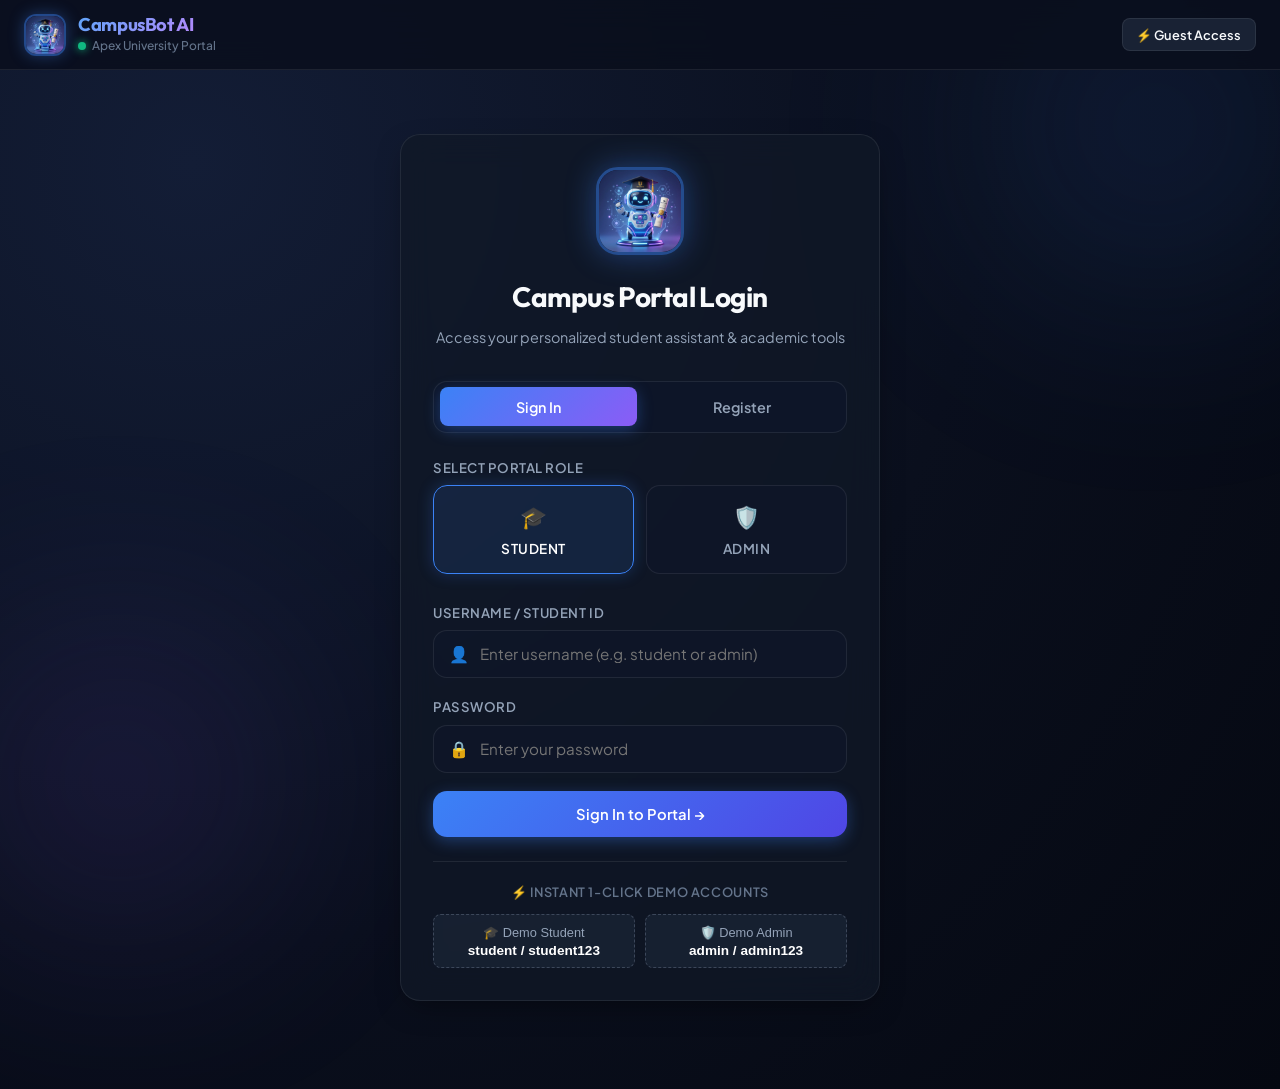
<file: index.html>
<!DOCTYPE html>
<html lang="en">
<head>
    <meta charset="UTF-8">
    <meta name="viewport" content="width=device-width, initial-scale=1.0">
    <title>Apex University - Smart Campus AI Assistant</title>
    <meta name="description" content="Official AI-powered college portal chatbot for students, faculty, and administration. Get instant answers about syllabus, fees, exams, placements, and campus amenities.">
    <link rel="stylesheet" href="style.css">
    <link rel="icon" type="image/jpeg" href="assets/bot-avatar.jpg">
</head>
<body>

    <!-- Main Navigation Header -->
    <header class="top-nav">
        <a href="index.html" class="brand-logo" id="homeLogoLink">
            <img src="assets/bot-avatar.jpg" alt="CampusBot" class="brand-avatar">
            <div class="brand-text">
                <h1>CampusBot AI</h1>
                <span><span class="status-dot"></span> Apex University Portal</span>
            </div>
        </a>
        <div class="nav-actions">
            <button class="btn btn-secondary btn-sm" onclick="loginAsGuest()" id="guestQuickBtn">
                ⚡ Guest Access
            </button>
        </div>
    </header>

    <!-- Main Content Area -->
    <main class="app-container">
        <div class="auth-wrapper">
            <div class="glass-card">
                
                <!-- Mascot & Portal Header -->
                <div class="auth-header">
                    <img src="assets/bot-avatar.jpg" alt="College Chatbot Mascot" class="auth-avatar">
                    <h2>Campus Portal Login</h2>
                    <p>Access your personalized student assistant & academic tools</p>
                </div>

                <!-- Segmented Tabs (Login / Register) -->
                <div class="segmented-control">
                    <button class="segmented-btn active" id="tabLogin" onclick="showLogin()">Sign In</button>
                    <button class="segmented-btn" id="tabRegister" onclick="showRegister()">Register</button>
                </div>

                <!-- LOGIN FORM -->
                <div id="loginForm">
                    <div class="form-group">
                        <label>Select Portal Role</label>
                        <div class="role-selector">
                            <label class="role-option">
                                <input type="radio" name="loginRole" value="student" checked>
                                <div class="role-card">
                                    <span class="icon">🎓</span>
                                    <span class="title">Student</span>
                                </div>
                            </label>
                            <label class="role-option">
                                <input type="radio" name="loginRole" value="admin">
                                <div class="role-card">
                                    <span class="icon">🛡️</span>
                                    <span class="title">Admin</span>
                                </div>
                            </label>
                        </div>
                    </div>

                    <div class="form-group">
                        <label for="loginUsername">Username / Student ID</label>
                        <div class="input-icon-wrapper">
                            <span class="input-icon">👤</span>
                            <input type="text" id="loginUsername" class="form-control" placeholder="Enter username (e.g. student or admin)" autocomplete="username">
                        </div>
                    </div>

                    <div class="form-group">
                        <label for="loginPassword">Password</label>
                        <div class="input-icon-wrapper">
                            <span class="input-icon">🔒</span>
                            <input type="password" id="loginPassword" class="form-control" placeholder="Enter your password" autocomplete="current-password">
                        </div>
                    </div>

                    <button class="btn btn-primary" onclick="login()" id="loginSubmitBtn">
                        Sign In to Portal →
                    </button>
                </div>

                <!-- REGISTER FORM -->
                <div id="registerForm" style="display: none;">
                    <div class="form-group">
                        <label>Choose Account Role</label>
                        <div class="role-selector">
                            <label class="role-option">
                                <input type="radio" name="registerRole" value="student" checked>
                                <div class="role-card">
                                    <span class="icon">🎓</span>
                                    <span class="title">Student</span>
                                </div>
                            </label>
                            <label class="role-option">
                                <input type="radio" name="registerRole" value="admin">
                                <div class="role-card">
                                    <span class="icon">🛡️</span>
                                    <span class="title">Admin</span>
                                </div>
                            </label>
                        </div>
                    </div>

                    <div class="form-group">
                        <label for="registerName">Full Name</label>
                        <div class="input-icon-wrapper">
                            <span class="input-icon">✨</span>
                            <input type="text" id="registerName" class="form-control" placeholder="e.g. John Doe">
                        </div>
                    </div>

                    <div class="form-group">
                        <label for="registerUsername">Create Username</label>
                        <div class="input-icon-wrapper">
                            <span class="input-icon">👤</span>
                            <input type="text" id="registerUsername" class="form-control" placeholder="Choose unique username">
                        </div>
                    </div>

                    <div class="form-group">
                        <label for="registerPassword">Create Password</label>
                        <div class="input-icon-wrapper">
                            <span class="input-icon">🔒</span>
                            <input type="password" id="registerPassword" class="form-control" placeholder="Minimum 4 characters">
                        </div>
                    </div>

                    <button class="btn btn-primary" onclick="register()" id="registerSubmitBtn">
                        Create Account →
                    </button>
                </div>

                <!-- 1-Click Fast Demo Logins -->
                <div class="demo-box">
                    <div class="demo-title">⚡ Instant 1-Click Demo Accounts</div>
                    <div class="demo-buttons">
                        <button class="btn-demo" onclick="loginAsDemo('student')" id="demoStudentBtn">
                            <span>🎓 Demo Student</span>
                            <strong>student / student123</strong>
                        </button>
                        <button class="btn-demo" onclick="loginAsDemo('admin')" id="demoAdminBtn">
                            <span>🛡️ Demo Admin</span>
                            <strong>admin / admin123</strong>
                        </button>
                    </div>
                </div>

            </div>
        </div>
    </main>

    <!-- Scripts -->
    <script src="college-data.js"></script>
    <script src="auth.js"></script>
    <script>
        // Check if user is already logged in
        document.addEventListener("DOMContentLoaded", () => {
            const user = CollegeStorage.getCurrentUser();
            if (user) {
                // Pre-fill username if available
                const uInput = document.getElementById("loginUsername");
                if (uInput) uInput.value = user.username;
            }

            // Enter key trigger
            const passInput = document.getElementById("loginPassword");
            if (passInput) {
                passInput.addEventListener("keydown", (e) => {
                    if (e.key === "Enter") login();
                });
            }

            const regPassInput = document.getElementById("registerPassword");
            if (regPassInput) {
                regPassInput.addEventListener("keydown", (e) => {
                    if (e.key === "Enter") register();
                });
            }
        });
    </script>
</body>
</html>
</file>
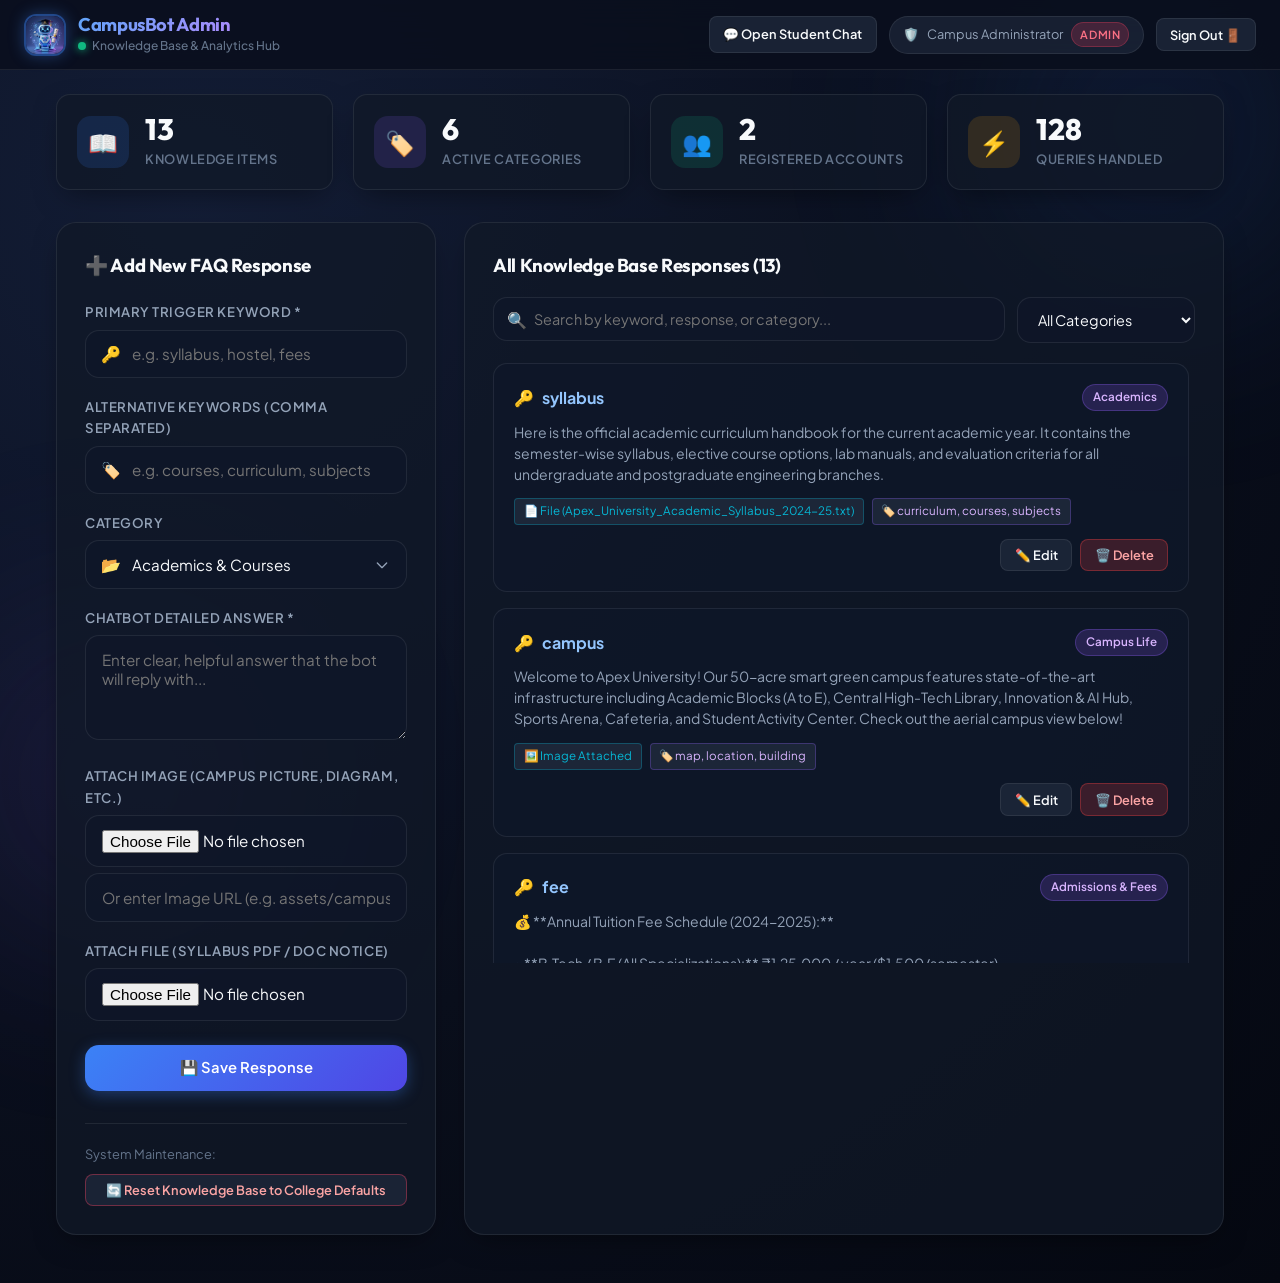
<file: admin.html>
<!DOCTYPE html>
<html lang="en">
<head>
    <meta charset="UTF-8">
    <meta name="viewport" content="width=device-width, initial-scale=1.0">
    <title>Admin Dashboard - Apex University Chatbot Management</title>
    <meta name="description" content="College chatbot administrative dashboard to manage AI questions, answers, syllabus documents, fee structures, and campus media.">
    <link rel="stylesheet" href="style.css">
    <link rel="icon" type="image/jpeg" href="assets/bot-avatar.jpg">
</head>
<body>

    <!-- Admin Navigation Header -->
    <header class="top-nav">
        <a href="admin.html" class="brand-logo" id="adminHomeLogo">
            <img src="assets/bot-avatar.jpg" alt="CampusBot" class="brand-avatar">
            <div class="brand-text">
                <h1>CampusBot Admin</h1>
                <span><span class="status-dot"></span> Knowledge Base & Analytics Hub</span>
            </div>
        </a>

        <div class="nav-actions">
            <a href="student.html" class="btn btn-secondary btn-sm" id="testChatBtn" target="_blank">
                💬 Open Student Chat
            </a>
            <div class="user-badge" id="adminUserDisplay">
                <span>🛡️</span>
                <span id="adminNameLabel">Administrator</span>
                <span class="role-pill admin">Admin</span>
            </div>
            <button class="btn btn-secondary btn-sm" onclick="logout()" id="adminLogoutBtn">
                Sign Out 🚪
            </button>
        </div>
    </header>

    <!-- Main Container -->
    <main class="app-container">

        <!-- Real-Time Metric Stat Cards -->
        <div class="admin-stats-grid">
            <div class="stat-card">
                <div class="stat-icon blue">📖</div>
                <div>
                    <div class="stat-value" id="statTotalResponses">13</div>
                    <div class="stat-label">Knowledge Items</div>
                </div>
            </div>
            <div class="stat-card">
                <div class="stat-icon purple">🏷️</div>
                <div>
                    <div class="stat-value" id="statCategories">5</div>
                    <div class="stat-label">Active Categories</div>
                </div>
            </div>
            <div class="stat-card">
                <div class="stat-icon emerald">👥</div>
                <div>
                    <div class="stat-value" id="statUsers">2</div>
                    <div class="stat-label">Registered Accounts</div>
                </div>
            </div>
            <div class="stat-card">
                <div class="stat-icon amber">⚡</div>
                <div>
                    <div class="stat-value" id="statQueries">128</div>
                    <div class="stat-label">Queries Handled</div>
                </div>
            </div>
        </div>

        <!-- Admin Workspace Split Layout -->
        <div class="admin-layout">

            <!-- Left Panel: Create / Edit Knowledge Item -->
            <div class="admin-form-panel">
                <div style="display: flex; align-items: center; justify-content: space-between; margin-bottom: 1.25rem;">
                    <h3 id="formTitle">➕ Add New FAQ Response</h3>
                    <span id="editModeIndicator" style="display:none;font-size:0.75rem;padding:0.2rem 0.5rem;background:var(--amber);color:#000;border-radius:4px;font-weight:700;">
                        EDITING
                    </span>
                </div>

                <input type="hidden" id="editIndex" value="-1">

                <div class="form-group">
                    <label for="keywordInput">Primary Trigger Keyword *</label>
                    <div class="input-icon-wrapper">
                        <span class="input-icon">🔑</span>
                        <input type="text" id="keywordInput" class="form-control" placeholder="e.g. syllabus, hostel, fees" required>
                    </div>
                </div>

                <div class="form-group">
                    <label for="aliasesInput">Alternative Keywords (Comma separated)</label>
                    <div class="input-icon-wrapper">
                        <span class="input-icon">🏷️</span>
                        <input type="text" id="aliasesInput" class="form-control" placeholder="e.g. courses, curriculum, subjects">
                    </div>
                </div>

                <div class="form-group">
                    <label for="categoryInput">Category</label>
                    <div class="input-icon-wrapper">
                        <span class="input-icon">📂</span>
                        <select id="categoryInput" class="form-control">
                            <option value="Academics">Academics & Courses</option>
                            <option value="Admissions & Fees">Admissions & Fees</option>
                            <option value="Campus Life">Campus Life & Hostels</option>
                            <option value="Facilities">Facilities & Library</option>
                            <option value="Placements">Placements & Internships</option>
                            <option value="General">General Enquiries</option>
                        </select>
                    </div>
                </div>

                <div class="form-group">
                    <label for="responseInput">Chatbot Detailed Answer *</label>
                    <textarea id="responseInput" class="form-control" rows="4" placeholder="Enter clear, helpful answer that the bot will reply with..." required></textarea>
                </div>

                <div class="form-group">
                    <label>Attach Image (Campus picture, diagram, etc.)</label>
                    <input type="file" id="imageFileInput" class="form-control" accept="image/*" style="padding-left:1rem;margin-bottom:0.4rem;">
                    <input type="text" id="imageUrlInput" class="form-control" placeholder="Or enter Image URL (e.g. assets/campus-view.jpg)" style="padding-left:1rem;">
                </div>

                <div class="form-group">
                    <label>Attach File (Syllabus PDF / Doc Notice)</label>
                    <input type="file" id="docFileInput" class="form-control" accept=".pdf,.doc,.docx,.txt" style="padding-left:1rem;">
                </div>

                <div style="display: flex; gap: 0.75rem; margin-top: 1.5rem;">
                    <button class="btn btn-primary" onclick="saveResponse()" id="saveResponseBtn">
                        💾 Save Response
                    </button>
                    <button class="btn btn-secondary" onclick="resetForm()" id="cancelEditBtn" style="display:none;width:auto;">
                        Cancel
                    </button>
                </div>

                <!-- Reset Knowledge Base -->
                <div style="margin-top: 2rem; padding-top: 1.25rem; border-top: 1px solid var(--border-subtle);">
                    <div style="font-size:0.8rem; color:var(--text-muted); margin-bottom:0.6rem;">System Maintenance:</div>
                    <button class="btn btn-secondary btn-sm" style="width: 100%; border-color: rgba(244, 63, 94, 0.4); color: #fca5a5;" onclick="confirmResetDefaults()">
                        🔄 Reset Knowledge Base to College Defaults
                    </button>
                </div>
            </div>

            <!-- Right Panel: All Knowledge Entries List -->
            <div class="admin-list-panel">
                <div style="display: flex; align-items: center; justify-content: space-between; margin-bottom: 1rem;">
                    <h3>All Knowledge Base Responses (<span id="responseCountBadge">0</span>)</h3>
                </div>

                <!-- Search and Category Filter -->
                <div class="search-filter-bar">
                    <div class="search-input-wrapper">
                        <span class="search-icon">🔍</span>
                        <input type="text" id="searchQABox" placeholder="Search by keyword, response, or category..." oninput="filterResponses()">
                    </div>
                    <select id="filterCategorySelect" class="filter-select" onchange="filterResponses()">
                        <option value="ALL">All Categories</option>
                        <option value="Academics">Academics</option>
                        <option value="Admissions & Fees">Admissions & Fees</option>
                        <option value="Campus Life">Campus Life</option>
                        <option value="Facilities">Facilities</option>
                        <option value="Placements">Placements</option>
                        <option value="General">General</option>
                    </select>
                </div>

                <!-- Dynamic Response Cards List -->
                <div id="responseList" class="response-card-list">
                    <!-- Populated dynamically via admin.js -->
                </div>
            </div>

        </div>

    </main>

    <!-- Scripts -->
    <script src="college-data.js"></script>
    <script src="auth.js"></script>
    <script src="admin.js"></script>
</body>
</html>
</file>
<file: style.css>
@import url('https://fonts.googleapis.com/css2?family=Plus+Jakarta+Sans:wght@300;400;500;600;700;800&family=Outfit:wght@400;500;600;700;800&display=swap');

:root {
    --bg-primary: #0a0f1d;
    --bg-secondary: #0f172a;
    --bg-card: rgba(17, 24, 39, 0.75);
    --bg-card-hover: rgba(30, 41, 59, 0.85);
    --bg-input: rgba(15, 23, 42, 0.8);
    
    --primary: #3b82f6;
    --primary-hover: #2563eb;
    --primary-glow: rgba(59, 130, 246, 0.4);
    --accent: #8b5cf6;
    --accent-glow: rgba(139, 92, 246, 0.35);
    --cyan: #06b6d4;
    --emerald: #10b981;
    --rose: #f43f5e;
    --amber: #f59e0b;
    
    --text-primary: #f8fafc;
    --text-secondary: #94a3b8;
    --text-muted: #64748b;
    
    --border-subtle: rgba(255, 255, 255, 0.08);
    --border-focus: rgba(59, 130, 246, 0.6);
    --glass-blur: blur(16px);
    
    --radius-sm: 8px;
    --radius-md: 14px;
    --radius-lg: 20px;
    --radius-full: 9999px;
    
    --shadow-soft: 0 10px 30px -10px rgba(0, 0, 0, 0.5);
    --shadow-glow: 0 0 25px rgba(59, 130, 246, 0.25);
    --transition: all 0.25s cubic-bezier(0.4, 0, 0.2, 1);
}

* {
    box-sizing: border-box;
    margin: 0;
    padding: 0;
}

body {
    font-family: 'Plus Jakarta Sans', -apple-system, BlinkMacSystemFont, 'Segoe UI', Roboto, sans-serif;
    background: radial-gradient(circle at 15% 15%, #131d36 0%, #0a0f1d 55%, #050811 100%);
    color: var(--text-primary);
    min-height: 100vh;
    display: flex;
    flex-direction: column;
    overflow-x: hidden;
    line-height: 1.6;
}

/* Background animated glow orbs */
body::before, body::after {
    content: '';
    position: fixed;
    border-radius: 50%;
    filter: blur(120px);
    pointer-events: none;
    z-index: 0;
    opacity: 0.25;
}

body::before {
    width: 450px;
    height: 450px;
    background: radial-gradient(circle, var(--primary) 0%, transparent 70%);
    top: -100px;
    right: -100px;
}

body::after {
    width: 400px;
    height: 400px;
    background: radial-gradient(circle, var(--accent) 0%, transparent 70%);
    bottom: -80px;
    left: -80px;
}

/* Typography */
h1, h2, h3, h4, h5, h6 {
    font-family: 'Outfit', sans-serif;
    font-weight: 700;
    color: var(--text-primary);
    letter-spacing: -0.02em;
}

/* Custom Scrollbar */
::-webkit-scrollbar {
    width: 6px;
    height: 6px;
}
::-webkit-scrollbar-track {
    background: rgba(15, 23, 42, 0.5);
}
::-webkit-scrollbar-thumb {
    background: rgba(148, 163, 184, 0.25);
    border-radius: 10px;
}
::-webkit-scrollbar-thumb:hover {
    background: rgba(59, 130, 246, 0.6);
}

/* Navigation Header */
.top-nav {
    position: sticky;
    top: 0;
    z-index: 50;
    background: rgba(10, 15, 29, 0.85);
    backdrop-filter: var(--glass-blur);
    -webkit-backdrop-filter: var(--glass-blur);
    border-bottom: 1px solid var(--border-subtle);
    padding: 0.85rem 1.5rem;
    display: flex;
    align-items: center;
    justify-content: space-between;
}

.brand-logo {
    display: flex;
    align-items: center;
    gap: 0.75rem;
    text-decoration: none;
    color: var(--text-primary);
}

.brand-avatar {
    width: 42px;
    height: 42px;
    border-radius: 12px;
    object-fit: cover;
    border: 2px solid rgba(59, 130, 246, 0.5);
    box-shadow: 0 0 15px rgba(59, 130, 246, 0.35);
}

.brand-text h1 {
    font-size: 1.15rem;
    font-weight: 700;
    background: linear-gradient(135deg, #60a5fa 0%, #c084fc 100%);
    -webkit-background-clip: text;
    -webkit-text-fill-color: transparent;
    line-height: 1.2;
}

.brand-text span {
    font-size: 0.75rem;
    color: var(--text-muted);
    font-weight: 500;
    display: flex;
    align-items: center;
    gap: 0.35rem;
}

.status-dot {
    width: 8px;
    height: 8px;
    background: var(--emerald);
    border-radius: 50%;
    display: inline-block;
    box-shadow: 0 0 8px var(--emerald);
    animation: pulse 2s infinite;
}

@keyframes pulse {
    0% { transform: scale(0.95); opacity: 0.8; }
    50% { transform: scale(1.2); opacity: 1; }
    100% { transform: scale(0.95); opacity: 0.8; }
}

.nav-actions {
    display: flex;
    align-items: center;
    gap: 0.75rem;
}

.user-badge {
    display: inline-flex;
    align-items: center;
    gap: 0.5rem;
    padding: 0.35rem 0.85rem;
    background: rgba(30, 41, 59, 0.7);
    border: 1px solid var(--border-subtle);
    border-radius: var(--radius-full);
    font-size: 0.8rem;
    color: var(--text-secondary);
}

.role-pill {
    padding: 0.15rem 0.5rem;
    border-radius: var(--radius-full);
    font-size: 0.7rem;
    font-weight: 600;
    text-transform: uppercase;
    letter-spacing: 0.05em;
}

.role-pill.admin {
    background: rgba(244, 63, 94, 0.2);
    color: #fb7185;
    border: 1px solid rgba(244, 63, 94, 0.3);
}

.role-pill.student {
    background: rgba(59, 130, 246, 0.2);
    color: #93c5fd;
    border: 1px solid rgba(59, 130, 246, 0.3);
}

/* Glass Containers & Layout */
.app-container {
    max-width: 1200px;
    margin: 0 auto;
    padding: 1.5rem 1rem 3rem;
    width: 100%;
    flex: 1;
    position: relative;
    z-index: 1;
}

.auth-wrapper {
    max-width: 480px;
    margin: 2.5rem auto;
    width: 92%;
}

.glass-card {
    background: var(--bg-card);
    backdrop-filter: var(--glass-blur);
    -webkit-backdrop-filter: var(--glass-blur);
    border: 1px solid var(--border-subtle);
    border-radius: var(--radius-lg);
    box-shadow: var(--shadow-soft);
    padding: 2rem;
    transition: var(--transition);
}

.glass-card:hover {
    border-color: rgba(255, 255, 255, 0.14);
}

/* Auth Portal Elements */
.auth-header {
    text-align: center;
    margin-bottom: 2rem;
}

.auth-avatar {
    width: 88px;
    height: 88px;
    border-radius: 22px;
    object-fit: cover;
    margin: 0 auto 1.25rem;
    display: block;
    border: 3px solid rgba(59, 130, 246, 0.5);
    box-shadow: 0 0 30px rgba(59, 130, 246, 0.4);
    animation: float 4s ease-in-out infinite;
}

@keyframes float {
    0%, 100% { transform: translateY(0); }
    50% { transform: translateY(-6px); }
}

.auth-header h2 {
    font-size: 1.75rem;
    margin-bottom: 0.35rem;
}

.auth-header p {
    color: var(--text-secondary);
    font-size: 0.9rem;
}

/* Segmented Toggle Control */
.segmented-control {
    display: flex;
    background: rgba(15, 23, 42, 0.85);
    padding: 0.35rem;
    border-radius: var(--radius-md);
    border: 1px solid var(--border-subtle);
    margin-bottom: 1.5rem;
    gap: 0.35rem;
}

.segmented-btn {
    flex: 1;
    padding: 0.65rem 1rem;
    border: none;
    border-radius: var(--radius-sm);
    background: transparent;
    color: var(--text-secondary);
    font-weight: 600;
    font-size: 0.9rem;
    cursor: pointer;
    transition: var(--transition);
    font-family: inherit;
}

.segmented-btn.active {
    background: linear-gradient(135deg, var(--primary) 0%, var(--accent) 100%);
    color: #fff;
    box-shadow: 0 4px 15px rgba(59, 130, 246, 0.35);
}

/* Role Selector Radio Pills */
.role-selector {
    display: flex;
    gap: 0.75rem;
    margin-bottom: 1.25rem;
}

.role-option {
    flex: 1;
    position: relative;
}

.role-option input[type="radio"] {
    position: absolute;
    opacity: 0;
    cursor: pointer;
}

.role-card {
    display: flex;
    flex-direction: column;
    align-items: center;
    justify-content: center;
    padding: 0.85rem;
    background: rgba(15, 23, 42, 0.6);
    border: 1.5px solid var(--border-subtle);
    border-radius: var(--radius-md);
    cursor: pointer;
    transition: var(--transition);
    text-align: center;
    gap: 0.25rem;
}

.role-card .icon {
    font-size: 1.35rem;
}

.role-card .title {
    font-weight: 600;
    font-size: 0.85rem;
    color: var(--text-secondary);
}

.role-option input[type="radio"]:checked + .role-card {
    border-color: var(--primary);
    background: rgba(59, 130, 246, 0.12);
    box-shadow: 0 0 15px rgba(59, 130, 246, 0.25);
}

.role-option input[type="radio"]:checked + .role-card .title {
    color: #fff;
}

/* Form Groups & Inputs */
.form-group {
    margin-bottom: 1.15rem;
}

.form-group label {
    display: block;
    font-size: 0.825rem;
    font-weight: 600;
    color: var(--text-secondary);
    margin-bottom: 0.45rem;
    text-transform: uppercase;
    letter-spacing: 0.04em;
}

.input-icon-wrapper {
    position: relative;
    display: flex;
    align-items: center;
}

.input-icon {
    position: absolute;
    left: 1rem;
    color: var(--text-muted);
    font-size: 1rem;
    pointer-events: none;
    transition: var(--transition);
}

.form-control {
    width: 100%;
    padding: 0.85rem 1rem 0.85rem 2.85rem;
    background: var(--bg-input);
    border: 1.5px solid var(--border-subtle);
    border-radius: var(--radius-md);
    color: var(--text-primary);
    font-size: 0.95rem;
    font-family: inherit;
    transition: var(--transition);
    outline: none;
}

.form-control:focus {
    border-color: var(--primary);
    box-shadow: 0 0 0 4px rgba(59, 130, 246, 0.15);
    background: rgba(15, 23, 42, 0.95);
}

.form-control:focus + .input-icon {
    color: var(--primary);
}

textarea.form-control {
    padding-left: 1rem;
    resize: vertical;
    min-height: 90px;
}

select.form-control {
    appearance: none;
    -webkit-appearance: none;
    cursor: pointer;
    background-image: url("data:image/svg+xml,%3Csvg xmlns='http://www.w3.org/2000/svg' fill='none' viewBox='0 0 24 24' stroke='%2394a3b8'%3E%3Cpath stroke-linecap='round' stroke-linejoin='round' stroke-width='2' d='M19 9l-7 7-7-7'%3E%3C/path%3E%3C/svg%3E");
    background-repeat: no-repeat;
    background-position: right 1rem center;
    background-size: 1rem;
}

/* Buttons */
.btn {
    display: inline-flex;
    align-items: center;
    justify-content: center;
    gap: 0.5rem;
    padding: 0.85rem 1.4rem;
    font-family: inherit;
    font-weight: 600;
    font-size: 0.925rem;
    border-radius: var(--radius-md);
    border: none;
    cursor: pointer;
    transition: var(--transition);
    text-decoration: none;
    width: 100%;
}

.btn-primary {
    background: linear-gradient(135deg, var(--primary) 0%, #4f46e5 100%);
    color: #fff;
    box-shadow: 0 4px 15px rgba(59, 130, 246, 0.35);
}

.btn-primary:hover {
    background: linear-gradient(135deg, #2563eb 0%, #4338ca 100%);
    box-shadow: 0 6px 20px rgba(59, 130, 246, 0.45);
    transform: translateY(-1px);
}

.btn-secondary {
    background: rgba(30, 41, 59, 0.8);
    color: var(--text-primary);
    border: 1px solid var(--border-subtle);
}

.btn-secondary:hover {
    background: rgba(51, 65, 85, 0.9);
    border-color: rgba(255, 255, 255, 0.15);
}

.btn-danger {
    background: rgba(239, 68, 68, 0.2);
    color: #fca5a5;
    border: 1px solid rgba(239, 68, 68, 0.35);
}

.btn-danger:hover {
    background: #dc2626;
    color: #fff;
    box-shadow: 0 4px 15px rgba(220, 38, 38, 0.4);
}

.btn-sm {
    padding: 0.45rem 0.85rem;
    font-size: 0.8rem;
    border-radius: var(--radius-sm);
    width: auto;
}

/* Demo Quick Access Section */
.demo-box {
    margin-top: 1.5rem;
    padding-top: 1.25rem;
    border-top: 1px solid var(--border-subtle);
}

.demo-title {
    font-size: 0.8rem;
    text-align: center;
    color: var(--text-muted);
    margin-bottom: 0.75rem;
    text-transform: uppercase;
    letter-spacing: 0.05em;
    font-weight: 600;
}

.demo-buttons {
    display: grid;
    grid-template-columns: 1fr 1fr;
    gap: 0.65rem;
}

.btn-demo {
    padding: 0.6rem 0.75rem;
    background: rgba(30, 41, 59, 0.6);
    border: 1px dashed rgba(148, 163, 184, 0.3);
    color: var(--text-secondary);
    border-radius: var(--radius-sm);
    font-size: 0.8rem;
    font-weight: 500;
    cursor: pointer;
    transition: var(--transition);
    display: flex;
    flex-direction: column;
    align-items: center;
    gap: 0.2rem;
}

.btn-demo strong {
    color: #fff;
    font-size: 0.85rem;
}

.btn-demo:hover {
    background: rgba(59, 130, 246, 0.15);
    border-color: var(--primary);
    color: #93c5fd;
    transform: translateY(-2px);
}

/* =========================================================
   STUDENT CHATBOT INTERFACE
   ========================================================= */
.chat-page-layout {
    display: grid;
    grid-template-columns: 280px 1fr;
    gap: 1.5rem;
    max-width: 1200px;
    margin: 1rem auto;
    height: calc(100vh - 120px);
    min-height: 580px;
    padding: 0 1rem;
}

/* Chat Sidebar */
.chat-sidebar {
    background: var(--bg-card);
    backdrop-filter: var(--glass-blur);
    border: 1px solid var(--border-subtle);
    border-radius: var(--radius-lg);
    padding: 1.25rem;
    display: flex;
    flex-direction: column;
    gap: 1rem;
    overflow-y: auto;
}

.sidebar-card {
    background: rgba(15, 23, 42, 0.6);
    border: 1px solid var(--border-subtle);
    border-radius: var(--radius-md);
    padding: 1rem;
}

.sidebar-title {
    font-size: 0.8rem;
    font-weight: 700;
    text-transform: uppercase;
    letter-spacing: 0.05em;
    color: var(--text-secondary);
    margin-bottom: 0.75rem;
    display: flex;
    align-items: center;
    gap: 0.4rem;
}

.topic-list {
    display: flex;
    flex-direction: column;
    gap: 0.35rem;
}

.topic-item {
    display: flex;
    align-items: center;
    gap: 0.6rem;
    padding: 0.55rem 0.75rem;
    background: transparent;
    border: 1px solid transparent;
    border-radius: var(--radius-sm);
    color: var(--text-secondary);
    font-size: 0.85rem;
    cursor: pointer;
    transition: var(--transition);
    text-align: left;
    width: 100%;
}

.topic-item:hover {
    background: rgba(59, 130, 246, 0.12);
    border-color: rgba(59, 130, 246, 0.3);
    color: #fff;
    transform: translateX(3px);
}

.topic-item .icon {
    font-size: 1rem;
}

/* Main Chat Main Window */
.chat-main {
    background: var(--bg-card);
    backdrop-filter: var(--glass-blur);
    border: 1px solid var(--border-subtle);
    border-radius: var(--radius-lg);
    display: flex;
    flex-direction: column;
    overflow: hidden;
    position: relative;
    box-shadow: var(--shadow-soft);
}

.chat-header {
    padding: 1rem 1.5rem;
    border-bottom: 1px solid var(--border-subtle);
    display: flex;
    align-items: center;
    justify-content: space-between;
    background: rgba(15, 23, 42, 0.5);
}

.chat-header-info {
    display: flex;
    align-items: center;
    gap: 0.85rem;
}

.chat-header-avatar {
    width: 44px;
    height: 44px;
    border-radius: 12px;
    object-fit: cover;
    border: 2px solid var(--primary);
}

.chat-header-text h3 {
    font-size: 1.05rem;
    line-height: 1.2;
}

.chat-header-text p {
    font-size: 0.75rem;
    color: var(--emerald);
    display: flex;
    align-items: center;
    gap: 0.35rem;
}

.chat-controls {
    display: flex;
    align-items: center;
    gap: 0.5rem;
}

.icon-btn {
    width: 36px;
    height: 36px;
    border-radius: var(--radius-sm);
    background: rgba(30, 41, 59, 0.7);
    border: 1px solid var(--border-subtle);
    color: var(--text-secondary);
    display: flex;
    align-items: center;
    justify-content: center;
    cursor: pointer;
    transition: var(--transition);
    font-size: 0.9rem;
}

.icon-btn:hover {
    background: var(--primary);
    color: #fff;
    border-color: var(--primary);
    transform: translateY(-2px);
}

/* Quick Suggestion Chips Carousel */
.quick-chips-wrapper {
    padding: 0.65rem 1.25rem;
    background: rgba(10, 15, 29, 0.4);
    border-bottom: 1px solid var(--border-subtle);
    overflow-x: auto;
    white-space: nowrap;
    display: flex;
    gap: 0.5rem;
}

.chip-btn {
    display: inline-flex;
    align-items: center;
    gap: 0.4rem;
    padding: 0.35rem 0.85rem;
    background: rgba(30, 41, 59, 0.7);
    border: 1px solid rgba(255, 255, 255, 0.08);
    border-radius: var(--radius-full);
    color: var(--text-secondary);
    font-size: 0.78rem;
    cursor: pointer;
    transition: var(--transition);
    font-family: inherit;
    font-weight: 500;
}

.chip-btn:hover {
    background: rgba(59, 130, 246, 0.2);
    border-color: var(--primary);
    color: #93c5fd;
    transform: translateY(-1px);
}

/* Chat Messages Scroll Area */
.chat-messages {
    flex: 1;
    overflow-y: auto;
    padding: 1.5rem;
    display: flex;
    flex-direction: column;
    gap: 1.25rem;
    scroll-behavior: smooth;
}

.message-row {
    display: flex;
    gap: 0.85rem;
    max-width: 82%;
    animation: fadeInMessage 0.3s ease;
}

@keyframes fadeInMessage {
    from { opacity: 0; transform: translateY(8px); }
    to { opacity: 1; transform: translateY(0); }
}

.message-row.user {
    align-self: flex-end;
    flex-direction: row-reverse;
}

.message-row.bot {
    align-self: flex-start;
}

.msg-avatar {
    width: 36px;
    height: 36px;
    border-radius: 10px;
    object-fit: cover;
    flex-shrink: 0;
    border: 1.5px solid var(--border-subtle);
}

.message-bubble {
    padding: 1rem 1.25rem;
    border-radius: 16px;
    font-size: 0.925rem;
    line-height: 1.6;
    position: relative;
    box-shadow: 0 4px 15px rgba(0, 0, 0, 0.2);
}

.message-row.user .message-bubble {
    background: linear-gradient(135deg, var(--primary) 0%, #4f46e5 100%);
    color: #fff;
    border-bottom-right-radius: 4px;
}

.message-row.bot .message-bubble {
    background: rgba(30, 41, 59, 0.9);
    border: 1px solid var(--border-subtle);
    color: var(--text-primary);
    border-bottom-left-radius: 4px;
}

.msg-timestamp {
    font-size: 0.7rem;
    color: rgba(255, 255, 255, 0.5);
    margin-top: 0.4rem;
    display: block;
    text-align: right;
}

.message-actions {
    display: flex;
    align-items: center;
    gap: 0.4rem;
    margin-top: 0.65rem;
    padding-top: 0.5rem;
    border-top: 1px solid rgba(255, 255, 255, 0.08);
}

.msg-action-btn {
    background: rgba(15, 23, 42, 0.5);
    border: 1px solid var(--border-subtle);
    color: var(--text-secondary);
    padding: 0.25rem 0.6rem;
    border-radius: 6px;
    font-size: 0.725rem;
    cursor: pointer;
    transition: var(--transition);
    display: inline-flex;
    align-items: center;
    gap: 0.3rem;
}

.msg-action-btn:hover {
    background: var(--primary);
    color: #fff;
}

/* Attachments in messages */
.attachment-card {
    margin-top: 0.75rem;
    border-radius: var(--radius-md);
    overflow: hidden;
    background: rgba(15, 23, 42, 0.6);
    border: 1px solid var(--border-subtle);
}

.attachment-img {
    width: 100%;
    max-height: 240px;
    object-fit: cover;
    display: block;
    cursor: pointer;
    transition: var(--transition);
}

.attachment-img:hover {
    opacity: 0.9;
}

.attachment-file-bar {
    display: flex;
    align-items: center;
    justify-content: space-between;
    padding: 0.75rem 1rem;
    background: rgba(15, 23, 42, 0.85);
    gap: 0.75rem;
}

.file-info {
    display: flex;
    align-items: center;
    gap: 0.5rem;
    overflow: hidden;
}

.file-info span {
    font-size: 0.825rem;
    font-weight: 500;
    white-space: nowrap;
    overflow: hidden;
    text-overflow: ellipsis;
    max-width: 220px;
}

/* Typing Indicator Animation */
.typing-indicator {
    display: none;
    align-items: center;
    gap: 0.4rem;
    padding: 0.75rem 1.25rem;
    background: rgba(30, 41, 59, 0.8);
    border-radius: 16px;
    width: fit-content;
    border: 1px solid var(--border-subtle);
    margin-left: 3rem;
    animation: fadeInMessage 0.2s ease;
}

.typing-dot {
    width: 7px;
    height: 7px;
    background: var(--primary);
    border-radius: 50%;
    animation: typingBounce 1.4s infinite ease-in-out both;
}

.typing-dot:nth-child(1) { animation-delay: -0.32s; }
.typing-dot:nth-child(2) { animation-delay: -0.16s; }

@keyframes typingBounce {
    0%, 80%, 100% { transform: scale(0.6); opacity: 0.5; }
    40% { transform: scale(1.1); opacity: 1; }
}

/* Chat Input Bar */
.chat-input-bar {
    padding: 1rem 1.5rem;
    background: rgba(15, 23, 42, 0.85);
    border-top: 1px solid var(--border-subtle);
    display: flex;
    align-items: center;
    gap: 0.75rem;
}

.chat-input-field {
    flex: 1;
    background: rgba(30, 41, 59, 0.6);
    border: 1.5px solid var(--border-subtle);
    border-radius: var(--radius-full);
    padding: 0.85rem 1.25rem;
    color: var(--text-primary);
    font-size: 0.95rem;
    font-family: inherit;
    outline: none;
    transition: var(--transition);
}

.chat-input-field:focus {
    border-color: var(--primary);
    background: rgba(30, 41, 59, 0.95);
    box-shadow: 0 0 0 4px rgba(59, 130, 246, 0.15);
}

.send-btn {
    width: 46px;
    height: 46px;
    border-radius: 50%;
    background: linear-gradient(135deg, var(--primary) 0%, var(--accent) 100%);
    border: none;
    color: #fff;
    font-size: 1.15rem;
    display: flex;
    align-items: center;
    justify-content: center;
    cursor: pointer;
    transition: var(--transition);
    box-shadow: 0 4px 15px rgba(59, 130, 246, 0.4);
    flex-shrink: 0;
}

.send-btn:hover {
    transform: scale(1.06);
    box-shadow: 0 6px 20px rgba(59, 130, 246, 0.6);
}

.mic-btn {
    width: 44px;
    height: 44px;
    border-radius: 50%;
    background: rgba(30, 41, 59, 0.8);
    border: 1.5px solid var(--border-subtle);
    color: var(--text-secondary);
    display: flex;
    align-items: center;
    justify-content: center;
    cursor: pointer;
    transition: var(--transition);
    font-size: 1.1rem;
    flex-shrink: 0;
}

.mic-btn:hover {
    color: var(--rose);
    border-color: var(--rose);
}

.mic-btn.listening {
    background: rgba(244, 63, 94, 0.2);
    border-color: var(--rose);
    color: var(--rose);
    animation: pulse 1.2s infinite;
}

/* =========================================================
   ADMIN DASHBOARD STYLES
   ========================================================= */
.admin-stats-grid {
    display: grid;
    grid-template-columns: repeat(auto-fit, minmax(220px, 1fr));
    gap: 1.25rem;
    margin-bottom: 2rem;
}

.stat-card {
    background: var(--bg-card);
    border: 1px solid var(--border-subtle);
    border-radius: var(--radius-md);
    padding: 1.25rem;
    display: flex;
    align-items: center;
    gap: 1rem;
    box-shadow: var(--shadow-soft);
}

.stat-icon {
    width: 52px;
    height: 52px;
    border-radius: 14px;
    display: flex;
    align-items: center;
    justify-content: center;
    font-size: 1.5rem;
}

.stat-icon.blue { background: rgba(59, 130, 246, 0.15); color: #60a5fa; }
.stat-icon.purple { background: rgba(139, 92, 246, 0.15); color: #c084fc; }
.stat-icon.emerald { background: rgba(16, 185, 129, 0.15); color: #34d399; }
.stat-icon.amber { background: rgba(245, 158, 11, 0.15); color: #fbbf24; }

.stat-value {
    font-size: 1.85rem;
    font-weight: 800;
    line-height: 1;
    margin-bottom: 0.25rem;
    font-family: 'Outfit', sans-serif;
}

.stat-label {
    font-size: 0.8rem;
    color: var(--text-muted);
    font-weight: 600;
    text-transform: uppercase;
    letter-spacing: 0.05em;
}

.admin-layout {
    display: grid;
    grid-template-columns: 380px 1fr;
    gap: 1.75rem;
}

.admin-form-panel {
    background: var(--bg-card);
    border: 1px solid var(--border-subtle);
    border-radius: var(--radius-lg);
    padding: 1.75rem;
    box-shadow: var(--shadow-soft);
    align-self: start;
}

.admin-list-panel {
    background: var(--bg-card);
    border: 1px solid var(--border-subtle);
    border-radius: var(--radius-lg);
    padding: 1.75rem;
    box-shadow: var(--shadow-soft);
    display: flex;
    flex-direction: column;
}

.search-filter-bar {
    display: flex;
    gap: 0.75rem;
    margin-bottom: 1.25rem;
}

.search-input-wrapper {
    flex: 1;
    position: relative;
}

.search-input-wrapper input {
    width: 100%;
    padding: 0.75rem 1rem 0.75rem 2.5rem;
    background: var(--bg-input);
    border: 1px solid var(--border-subtle);
    border-radius: var(--radius-md);
    color: #fff;
    outline: none;
    font-family: inherit;
    font-size: 0.9rem;
}

.search-input-wrapper input:focus {
    border-color: var(--primary);
}

.search-icon {
    position: absolute;
    left: 0.85rem;
    top: 50%;
    transform: translateY(-50%);
    color: var(--text-muted);
}

.filter-select {
    padding: 0.75rem 1rem;
    background: var(--bg-input);
    border: 1px solid var(--border-subtle);
    border-radius: var(--radius-md);
    color: var(--text-primary);
    outline: none;
    font-family: inherit;
    font-size: 0.9rem;
}

.response-card-list {
    display: flex;
    flex-direction: column;
    gap: 1rem;
    max-height: 600px;
    overflow-y: auto;
    padding-right: 0.35rem;
}

.qa-card {
    background: rgba(15, 23, 42, 0.7);
    border: 1px solid var(--border-subtle);
    border-radius: var(--radius-md);
    padding: 1.25rem;
    transition: var(--transition);
}

.qa-card:hover {
    border-color: rgba(59, 130, 246, 0.4);
    background: rgba(30, 41, 59, 0.8);
    transform: translateY(-2px);
}

.qa-header {
    display: flex;
    align-items: center;
    justify-content: space-between;
    margin-bottom: 0.65rem;
}

.qa-keyword {
    font-weight: 700;
    color: #93c5fd;
    font-size: 1rem;
    display: flex;
    align-items: center;
    gap: 0.5rem;
}

.qa-category-badge {
    background: rgba(139, 92, 246, 0.2);
    color: #d8b4fe;
    border: 1px solid rgba(139, 92, 246, 0.3);
    padding: 0.2rem 0.65rem;
    border-radius: var(--radius-full);
    font-size: 0.725rem;
    font-weight: 600;
}

.qa-content {
    color: var(--text-secondary);
    font-size: 0.875rem;
    line-height: 1.5;
    margin-bottom: 0.85rem;
    white-space: pre-wrap;
    max-height: 120px;
    overflow-y: auto;
}

.qa-badges {
    display: flex;
    gap: 0.5rem;
    margin-bottom: 0.85rem;
}

.media-badge {
    display: inline-flex;
    align-items: center;
    gap: 0.3rem;
    font-size: 0.725rem;
    padding: 0.2rem 0.55rem;
    border-radius: 4px;
    background: rgba(30, 41, 59, 0.9);
    color: var(--cyan);
    border: 1px solid rgba(6, 182, 212, 0.3);
}

.qa-actions {
    display: flex;
    gap: 0.5rem;
    justify-content: flex-end;
}

/* Toast Notifications */
.toast-container {
    position: fixed;
    bottom: 24px;
    right: 24px;
    z-index: 9999;
    display: flex;
    flex-direction: column;
    gap: 10px;
    pointer-events: none;
}

.toast {
    padding: 0.85rem 1.4rem;
    border-radius: var(--radius-md);
    color: #fff;
    font-size: 0.9rem;
    font-weight: 500;
    box-shadow: 0 10px 25px rgba(0, 0, 0, 0.4);
    display: flex;
    align-items: center;
    gap: 0.75rem;
    animation: toastSlideIn 0.3s cubic-bezier(0.4, 0, 0.2, 1);
    pointer-events: auto;
}

@keyframes toastSlideIn {
    from { opacity: 0; transform: translateX(50px); }
    to { opacity: 1; transform: translateX(0); }
}

.toast.success { background: #065f46; border: 1px solid #10b981; }
.toast.error { background: #991b1b; border: 1px solid #ef4444; }
.toast.info { background: #1e3a8a; border: 1px solid #3b82f6; }

/* Image Modal */
.modal-overlay {
    position: fixed;
    top: 0; left: 0; right: 0; bottom: 0;
    background: rgba(0, 0, 0, 0.85);
    backdrop-filter: blur(8px);
    z-index: 999;
    display: none;
    align-items: center;
    justify-content: center;
    padding: 2rem;
}

.modal-content {
    max-width: 90vw;
    max-height: 85vh;
    border-radius: var(--radius-lg);
    box-shadow: 0 20px 40px rgba(0, 0, 0, 0.6);
    object-fit: contain;
}

/* Responsive adjustments */
@media (max-width: 900px) {
    .chat-page-layout {
        grid-template-columns: 1fr;
        height: auto;
    }
    .chat-sidebar {
        display: none;
    }
    .admin-layout {
        grid-template-columns: 1fr;
    }
    .chat-main {
        height: calc(100vh - 140px);
    }
}
</file>
